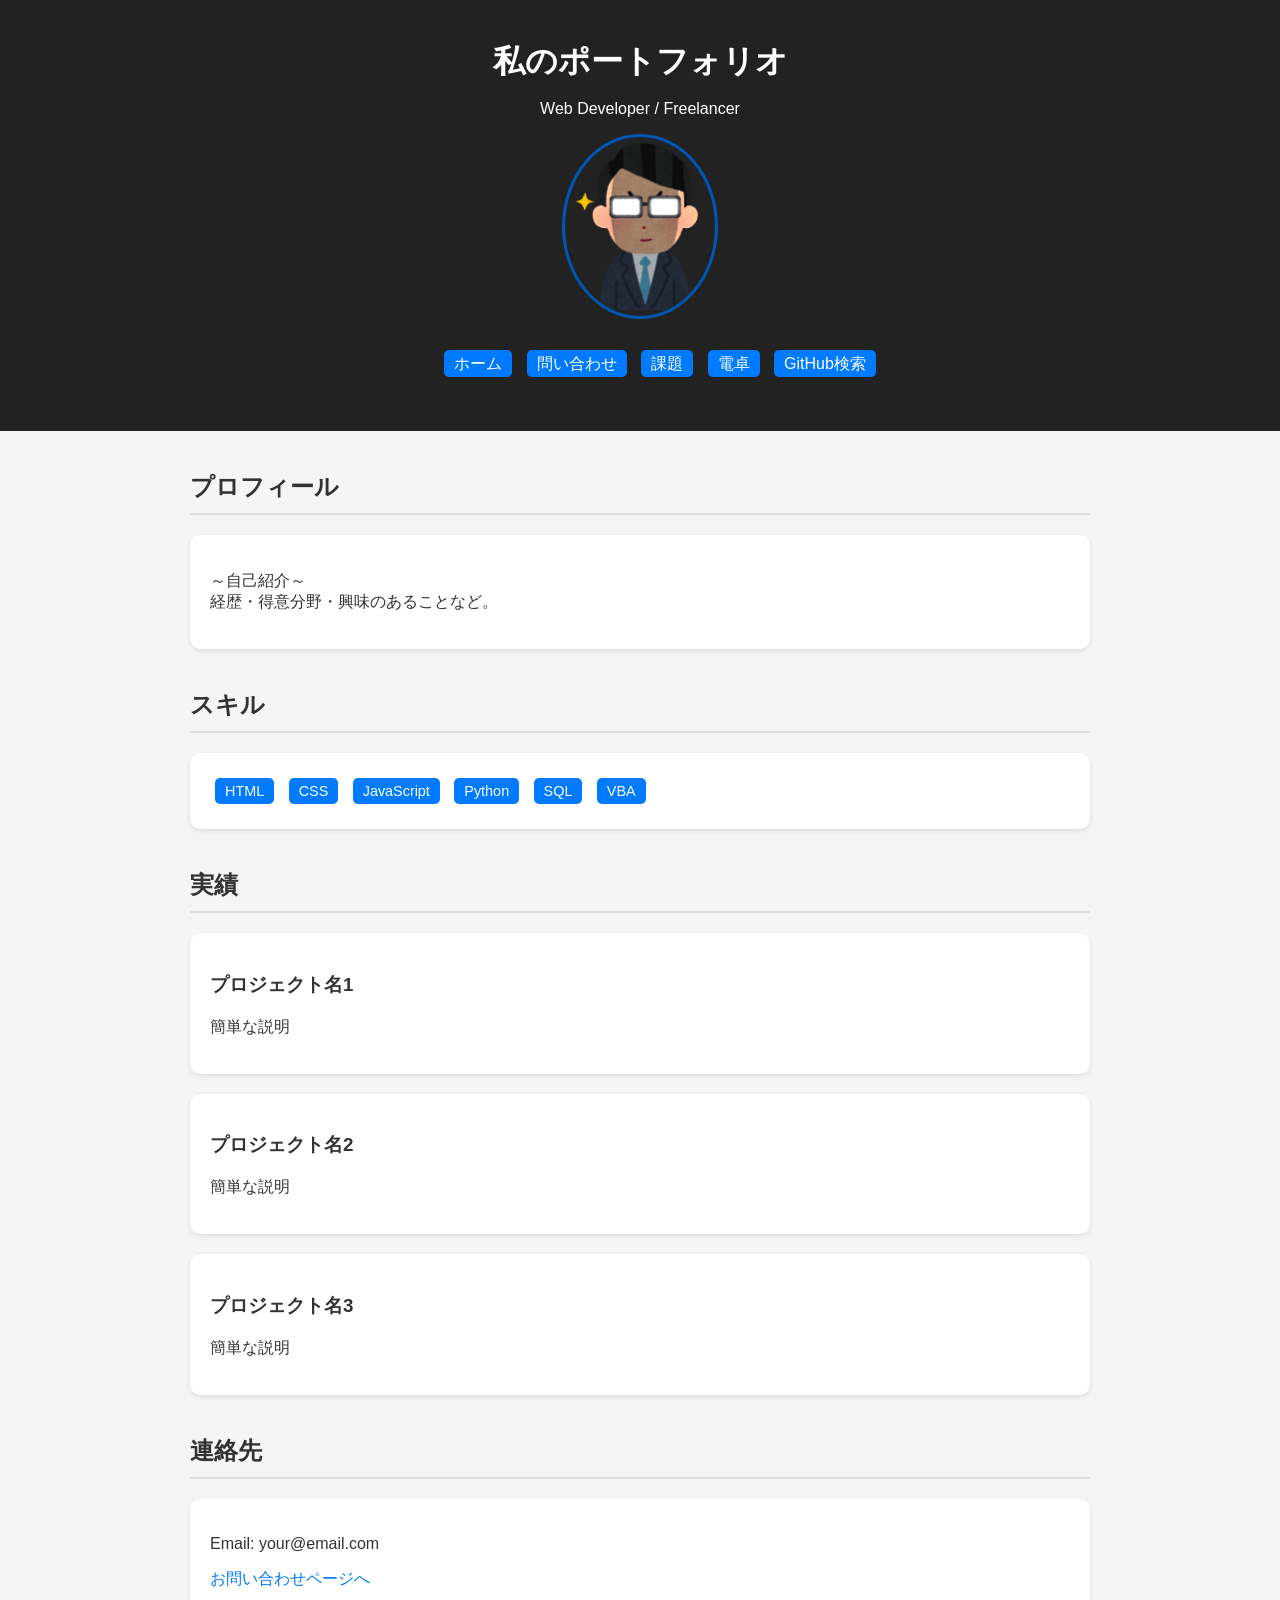
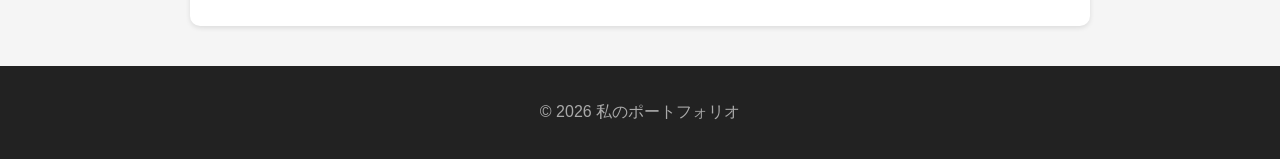
<file: index.html>
<!DOCTYPE html>
<html lang="ja">
<head>
  <meta charset="UTF-8">
  <title>ポートフォリオ</title>
  <meta name="viewport" content="width=device-width, initial-scale=1.0">
  <link rel="stylesheet" href="start-folder/css/style.css">
</head>
<body>
<script src="start-folder/Javascript/main.js"></script>
<header>
  <h1>私のポートフォリオ</h1>
  <p>Web Developer / Freelancer</p>
  <img src="start-folder/img/profile.png" alt="プロフィール写真" class="profile-img">
  <nav>
    <ul class="nav-list">
      <li><a href="index.html">ホーム</a></li>
      <li><a href="start-folder/contact.html">問い合わせ</a></li>
      <li><a href="start-folder/work.html">課題</a></li>
      <li><a href="start-folder/calculate.html">電卓</a></li>
      <li><a href="start-folder/githubsearch.html">GitHub検索</a></li>
    </ul>
  </nav>
</header>

<section>
  <h2>プロフィール</h2>
  <div class="card">
    <p>
      ～自己紹介～<br>
      経歴・得意分野・興味のあることなど。
    </p>
  </div>
</section>

<section>
  <h2>スキル</h2>
  <div class="card skills">
    <span>HTML</span>
    <span>CSS</span>
    <span>JavaScript</span>
    <span>Python</span>
    <span>SQL</span>
    <span>VBA</span>
  </div>
</section>

<section>
  <h2>実績</h2>
  <div class="card">
    <h3>プロジェクト名1</h3>
    <p>簡単な説明</p>
  </div>
  <div class="card">
    <h3>プロジェクト名2</h3>
    <p>簡単な説明</p>
  </div>
  <div class="card">
    <h3>プロジェクト名3</h3>
    <p>簡単な説明</p>
  </div>
</section>

<section>
  <h2>連絡先</h2>
  <div class="card">
    <p>Email: your@email.com</p>
    <p><a href="start-folder/contact.html">お問い合わせページへ</a></p>
  </div>
</section>

<footer>
  <p>&copy; 2026 私のポートフォリオ</p>
</footer>

</body>
</html>
</file>
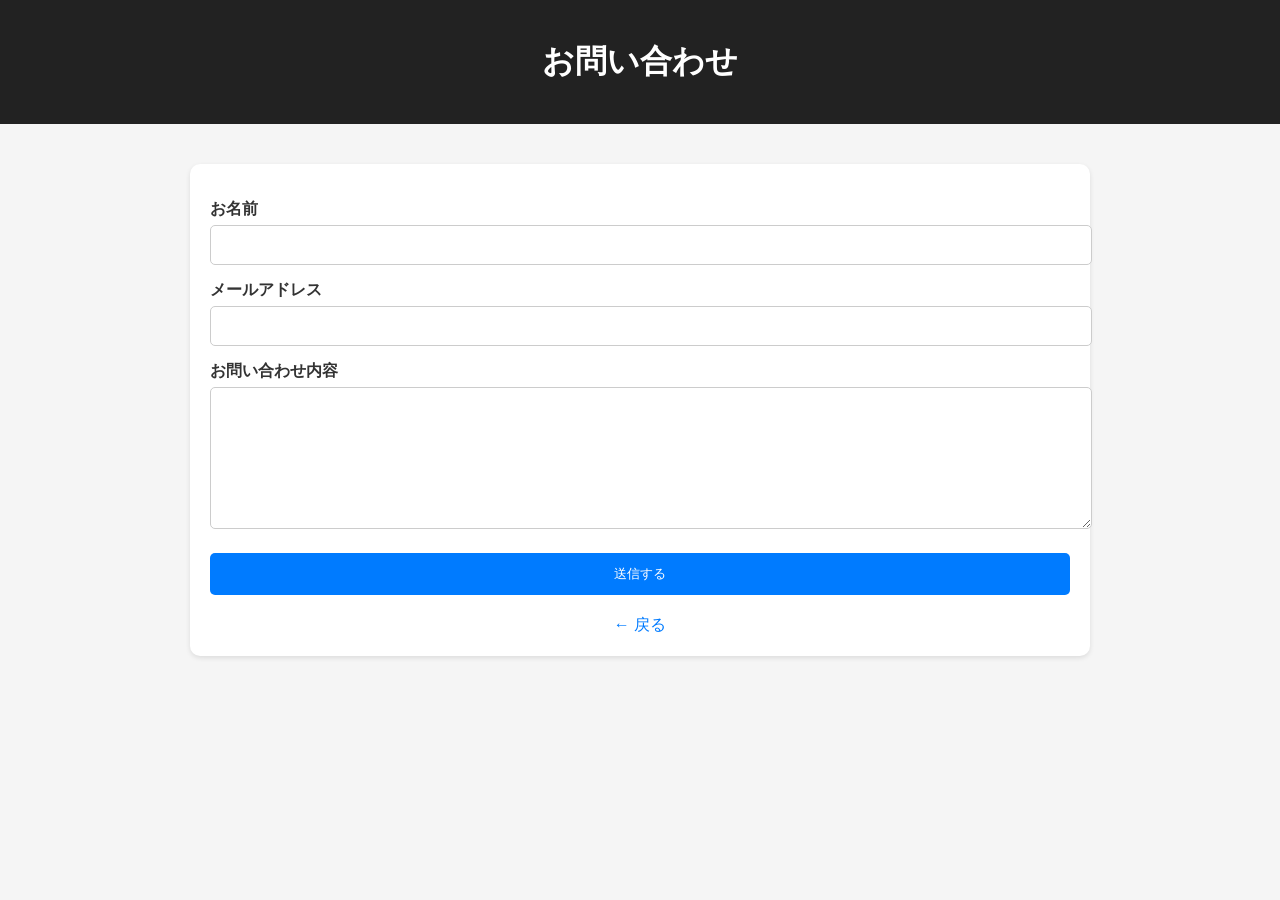
<file: contact.html>
<!DOCTYPE html>
<html lang="ja">
<head>
  <meta charset="UTF-8">
  <title>お問い合わせ</title>
  <meta name="viewport" content="width=device-width, initial-scale=1.0">
  <link rel="stylesheet" href="css/style.css">
</head>
<body>

<header>
  <h1>お問い合わせ</h1>
</header>

<section>
  <div class="card">
    <form>
      <label for="name">お名前</label>
      <input type="text" id="name" required>

      <label for="email">メールアドレス</label>
      <input type="email" id="email" required>

      <label for="message">お問い合わせ内容</label>
      <textarea id="message" required></textarea>

      <button type="submit">送信する</button>
    </form>

    <div class="back-link">
      <a href="index.html">← 戻る</a>
    </div>
  </div>
</section>

</body>
</html>
</file>
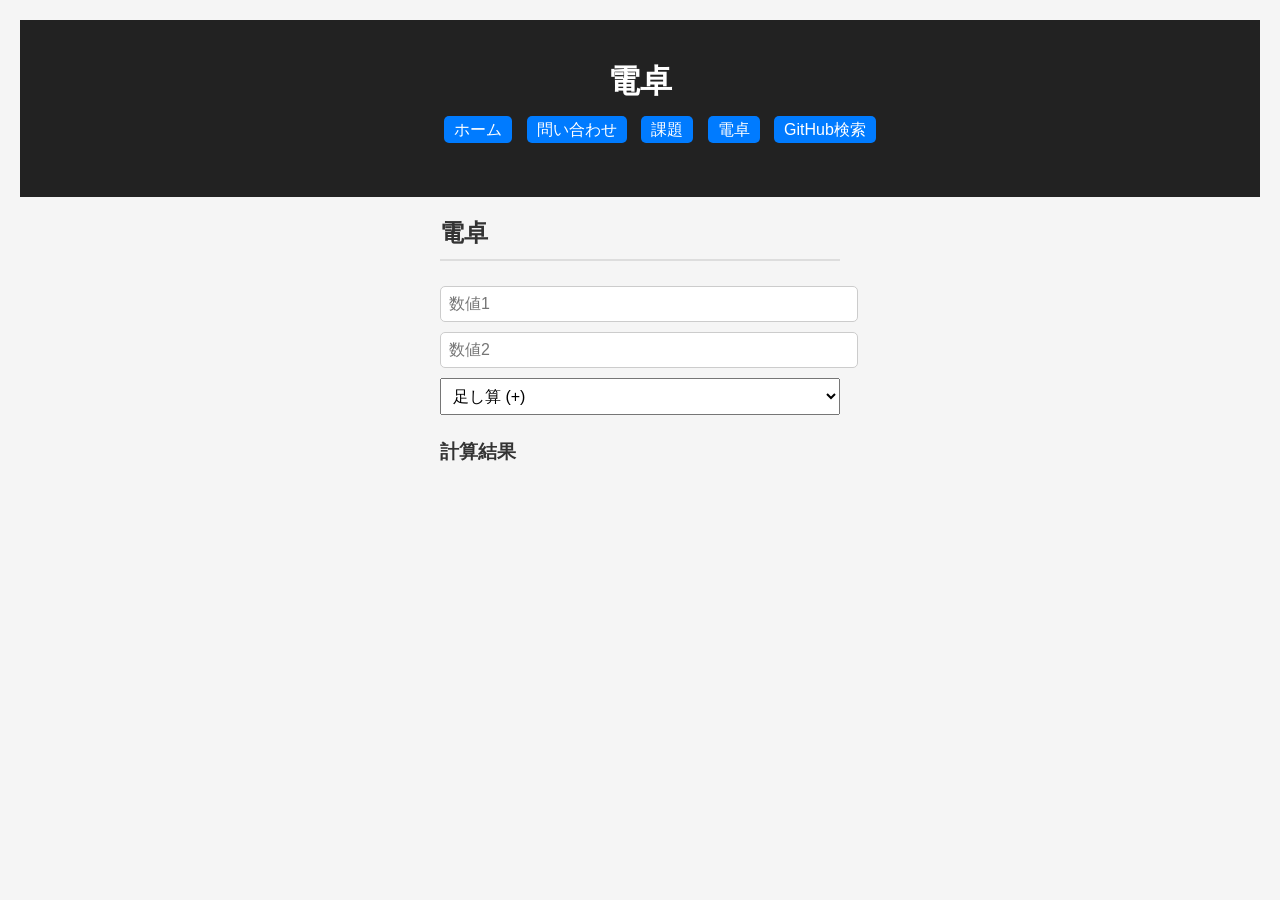
<file: start-folder/calculate.html>
<!DOCTYPE html>
<html lang="ja">
<head>
  <meta charset="UTF-8">
  <title>電卓</title>
  <meta name="viewport" content="width=device-width, initial-scale=1.0">
  <link rel="stylesheet" href="css/style.css">
  <style>
    body {
      font-family: Arial, sans-serif;
      padding: 20px;
    }
    .container {
      max-width: 400px;
      margin: auto;
    }
    input, select, button {
      margin: 5px 0;
      padding: 8px;
      width: 100%;
      font-size: 16px;
    }
    #history {
      margin-top: 20px;
      border-top: 1px solid #ccc;
      padding-top: 10px;
    }
    .result-item {
      margin-bottom: 5px;
    }
  </style>
  </head>
<body>
<header>
  <h1>電卓</h1>
  <nav>
    <ul class="nav-list">
      <li><a href="../index.html">ホーム</a></li>
      <li><a href="contact.html">問い合わせ</a></li>
      <li><a href="work.html">課題</a></li>
      <li><a href="calculate.html">電卓</a></li>
      <li><a href="githubsearch.html">GitHub検索</a></li>
    </ul>
  </nav>
</header>

  <div class="container">
    <h2>電卓</h2>

    <input type="number" id="num1" placeholder="数値1">
    <input type="number" id="num2" placeholder="数値2">

    <select id="operator">
      <option value="+">足し算 (+)</option>
      <option value="-">引き算 (-)</option>
      <option value="*">掛け算 (×)</option>
      <option value="/">割り算 (÷)</option>
    </select>

    <div id="calresult">
      <h3>計算結果</h3>
      <div id="result-item"></div>
    </div>
  </div>

  <script>
    const num1El = document.getElementById('num1');
    const num2El = document.getElementById('num2');
    const operatorEl = document.getElementById('operator');
    const calresult = document.getElementById('calresult');

    function calculate() {
      const num1 = parseFloat(num1El.value);
      const num2 = parseFloat(num2El.value);
      const operator = operatorEl.value;

      if (num1 === null || num2 === null) ;
        const emptymsg = document.getElementById('result-item');
        emptymsg.textContent = `両方の数値を入力してください`;

      if (isNaN(num1) || isNaN(num2)) return; // 入力途中は何もしない

      let result;
      switch (operator) {
        case '+': result = num1 + num2; break;
        case '-': result = num1 - num2; break;
        case '*': result = num1 * num2; break;
        case '/':
          if (num2 === 0) {
            const errmsg = document.getElementById('result-item');
            errmsg.textContent = `0で割る事はできません。`;
            return;
          } else {
            result = num1 / num2;
          }
          break;
      }

      const div = document.getElementById('result-item');
      div.textContent = `${num1} ${operator} ${num2} = ${result}`;

    }

    // 入力・変更時に自動計算
    num1El.addEventListener('input', calculate);
    num2El.addEventListener('input', calculate);
    operatorEl.addEventListener('change', calculate);
  </script>
</body>
</html>
</file>
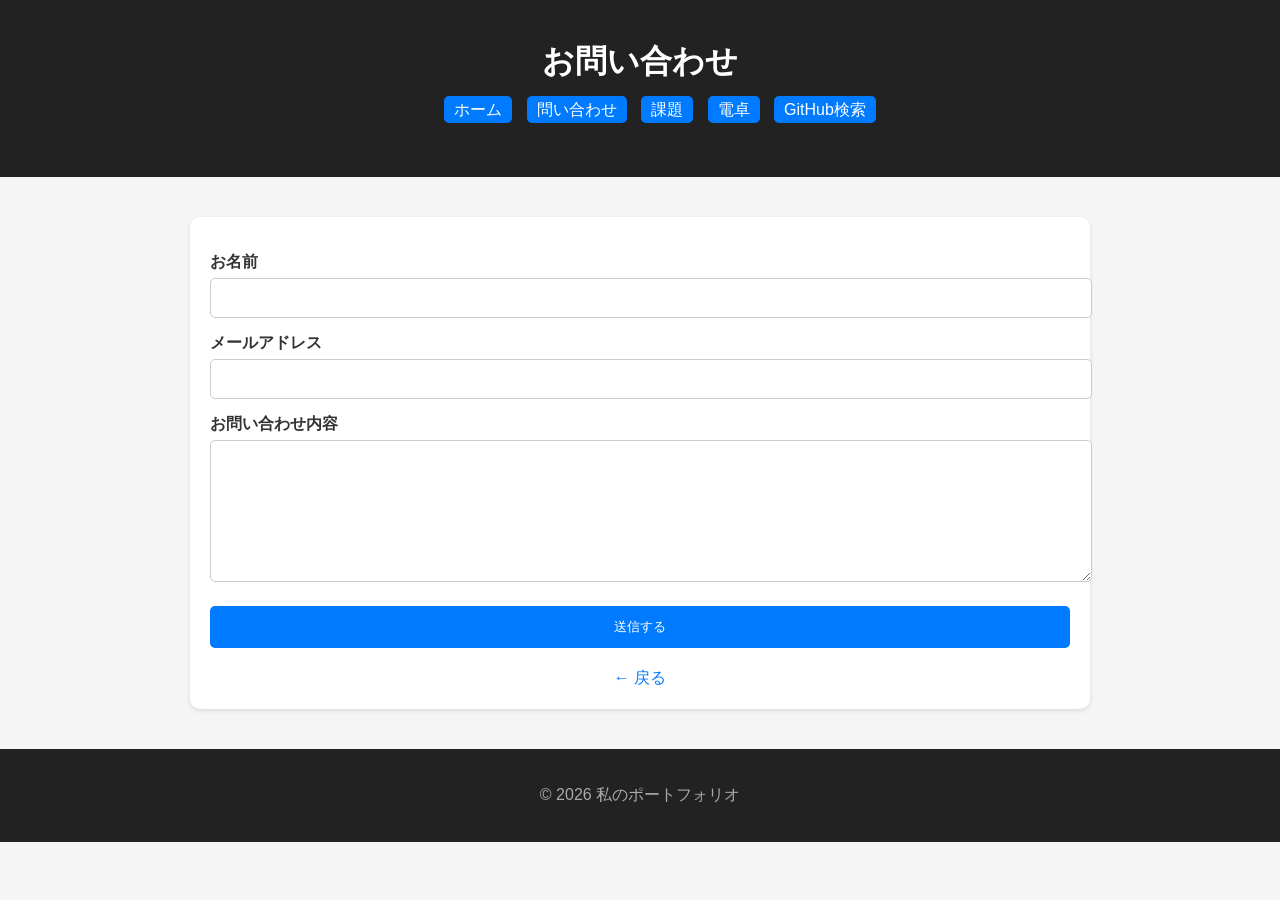
<file: start-folder/contact.html>
<!DOCTYPE html>
<html lang="ja">
<head>
  <meta charset="UTF-8">
  <title>お問い合わせ</title>
  <meta name="viewport" content="width=device-width, initial-scale=1.0">
  <link rel="stylesheet" href="css/style.css">
</head>
<body>

<header>
  <h1>お問い合わせ</h1>
  <nav>
    <ul class="nav-list">
      <li><a href="../index.html">ホーム</a></li>
      <li><a href="contact.html">問い合わせ</a></li>
      <li><a href="work.html">課題</a></li>
      <li><a href="calculate.html">電卓</a></li>
      <li><a href="githubsearch.html">GitHub検索</a></li>
    </ul>
  </nav>
</header>

<section>
  <div class="card">
    <form>
      <label for="name">お名前</label>
      <input type="text" id="name" required>

      <label for="email">メールアドレス</label>
      <input type="email" id="email" required>

      <label for="message">お問い合わせ内容</label>
      <textarea id="message" required></textarea>

      <button type="submit">送信する</button>
    </form>

    <div class="back-link">
      <a href="../index.html">← 戻る</a>
    </div>
  </div>
</section>

<footer>
  <p>&copy; 2026 私のポートフォリオ</p>
</footer>

</body>
</html>
</file>
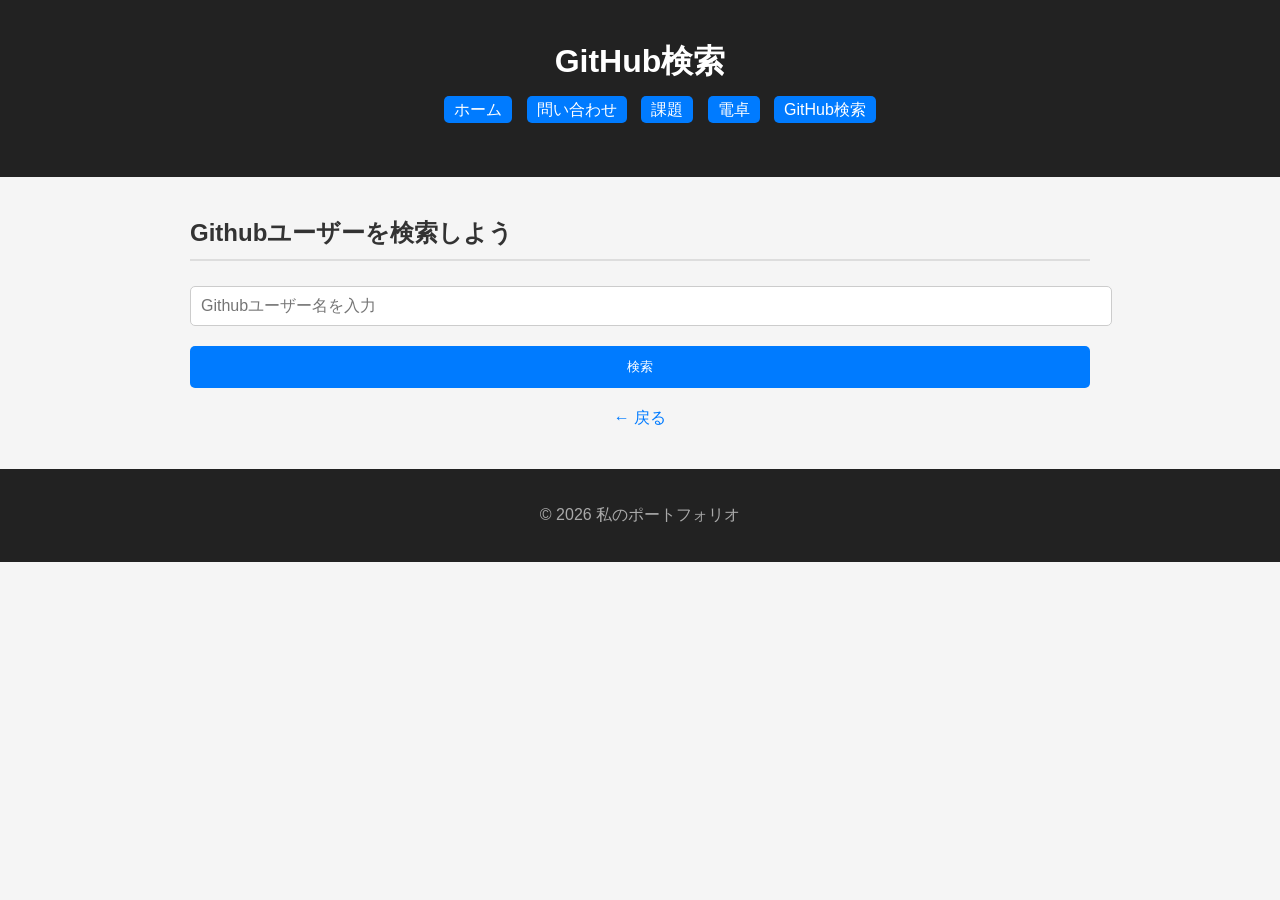
<file: start-folder/githubsearch.html>
<!DOCTYPE html>
<html lang="ja">
<head>
  <meta charset="UTF-8">
  <title>GitHub検索</title>
  <meta name="viewport" content="width=device-width, initial-scale=1.0">
  <link rel="stylesheet" href="css/style.css">
</head>
<body>

<header>
  <h1>GitHub検索</h1>
  <nav>
    <ul class="nav-list">
      <li><a href="../index.html">ホーム</a></li>
      <li><a href="contact.html">問い合わせ</a></li>
      <li><a href="work.html">課題</a></li>
      <li><a href="calculate.html">電卓</a></li>
      <li><a href="githubsearch.html">GitHub検索</a></li>
    </ul>
  </nav>
</header>

<section>
  <div class="contact-form">
    <form>
      <h2>Githubユーザーを検索しよう</h2>
      <input type="text" id="username" placeholder="Githubユーザー名を入力">
      
      <button id="searchBtn">検索</button>
      <div id="result"></div>
      <script src="../start-folder/Javascript/githubreseach.js"></script>
    </form>

    <div class="back-link">
      <a href="../index.html">← 戻る</a>
    </div>
  </div>
</section>

<footer>
  <p>&copy; 2026 私のポートフォリオ</p>
</footer>

</body>
</html>
</file>
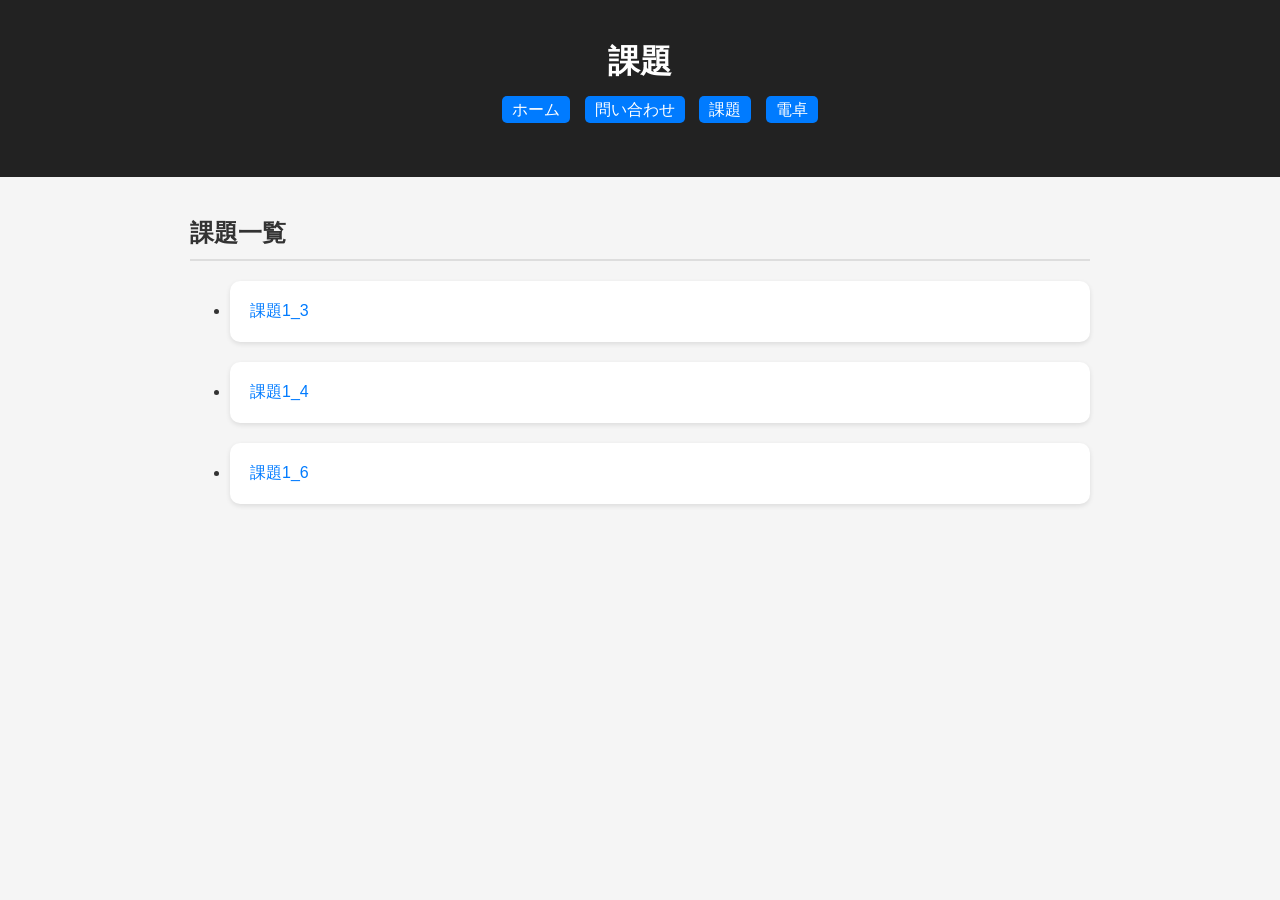
<file: start-folder/work.html>
<!DOCTYPE html>
<html lang="ja">
<head>
  <meta charset="UTF-8">
  <title>課題</title>
  <meta name="viewport" content="width=device-width, initial-scale=1.0">
  <link rel="stylesheet" href="css/style.css">
</head>
<body>
<header>
  <h1>課題</h1>
  <nav>
    <ul class="nav-list">
      <li><a href="../index.html">ホーム</a></li>
      <li><a href="contact.html">問い合わせ</a></li>
      <li><a href="work.html">課題</a></li>
      <li><a href="calculate.html">電卓</a></li>
    </ul>
  </nav>
</header>

<section>
  <h2>課題一覧</h2>
  <ul>
    <li class="card">
      <a href="JavaScriptWork/work_1_3/1_3function.html">課題1_3</a>
    </li>
    <li class="card">
      <a href="JavaScriptWork/work_1_4/1_4.html">課題1_4</a>
    </li>
    <li class="card">
      <a href="JavaScriptWork/work_1_6/1_6.html">課題1_6</a>
    </li>
  </ul>
</section>
</body>
</html>
</file>
<file: start-folder/css/style.css>
body {
  margin: 0;
  font-family: Arial, sans-serif;
  background: #f5f5f5;
  color: #333;
}

header {
  background: #222;
  color: #fff;
  padding: 40px 20px;
  text-align: center;
}

.nav-list li {
  display: inline-block;
}

.nav-list li a {
  background: #007BFF;
  color: #fff;
  border-radius: 5px;
  padding: 5px 10px;
  margin: 5px;
}

header h1 {
  margin: 0;
}

.profile-img {
    width: 150px;
    border-radius: 50%;
    margin-bottom: 15px;
    border: 3px solid #0056b3;
}

section {
  max-width: 900px;
  margin: 40px auto;
  padding: 0 20px;
}

h2 {
  border-bottom: 2px solid #ddd;
  padding-bottom: 10px;
}

.card {
  background: #fff;
  padding: 20px;
  margin: 20px 0;
  border-radius: 10px;
  box-shadow: 0 2px 5px rgba(0,0,0,0.1);
}

/* スキル */
.skills span {
  display: inline-block;
  background: #007BFF;
  color: #fff;
  padding: 5px 10px;
  margin: 5px;
  border-radius: 5px;
  font-size: 0.9em;
}

/* フォーム */
label {
  display: block;
  margin-top: 15px;
  font-weight: bold;
}

input, textarea {
  width: 100%;
  padding: 10px;
  margin-top: 5px;
  border-radius: 5px;
  border: 1px solid #ccc;
  font-size: 1em;
}

textarea {
  resize: vertical;
  min-height: 120px;
}

button {
  margin-top: 20px;
  padding: 12px;
  width: 100%;
  background: #007BFF;
  color: #fff;
  border: none;
  border-radius: 5px;
  cursor: pointer;
}

button:hover {
  background: #0056b3;
}

.back-link {
  text-align: center;
  margin-top: 20px;
}

footer {
  text-align: center;
  padding: 20px;
  background: #222;
  color: #aaa;
}

a {
  color: #007BFF;
  text-decoration: none;
}
</file>
<file: css/style.css>
body {
  margin: 0;
  font-family: Arial, sans-serif;
  background: #f5f5f5;
  color: #333;
}

header {
  background: #222;
  color: #fff;
  padding: 40px 20px;
  text-align: center;
}

header h1 {
  margin: 0;
}

.profile-img {
    width: 150px;
    border-radius: 50%;
    margin-bottom: 15px;
    border: 3px solid #0056b3;
}

section {
  max-width: 900px;
  margin: 40px auto;
  padding: 0 20px;
}

h2 {
  border-bottom: 2px solid #ddd;
  padding-bottom: 10px;
}

.card {
  background: #fff;
  padding: 20px;
  margin: 20px 0;
  border-radius: 10px;
  box-shadow: 0 2px 5px rgba(0,0,0,0.1);
}

/* スキル */
.skills span {
  display: inline-block;
  background: #007BFF;
  color: #fff;
  padding: 5px 10px;
  margin: 5px;
  border-radius: 5px;
  font-size: 0.9em;
}

/* フォーム */
label {
  display: block;
  margin-top: 15px;
  font-weight: bold;
}

input, textarea {
  width: 100%;
  padding: 10px;
  margin-top: 5px;
  border-radius: 5px;
  border: 1px solid #ccc;
  font-size: 1em;
}

textarea {
  resize: vertical;
  min-height: 120px;
}

button {
  margin-top: 20px;
  padding: 12px;
  width: 100%;
  background: #007BFF;
  color: #fff;
  border: none;
  border-radius: 5px;
  cursor: pointer;
}

button:hover {
  background: #0056b3;
}

.back-link {
  text-align: center;
  margin-top: 20px;
}

footer {
  text-align: center;
  padding: 20px;
  background: #222;
  color: #aaa;
}

a {
  color: #007BFF;
  text-decoration: none;
}
</file>
